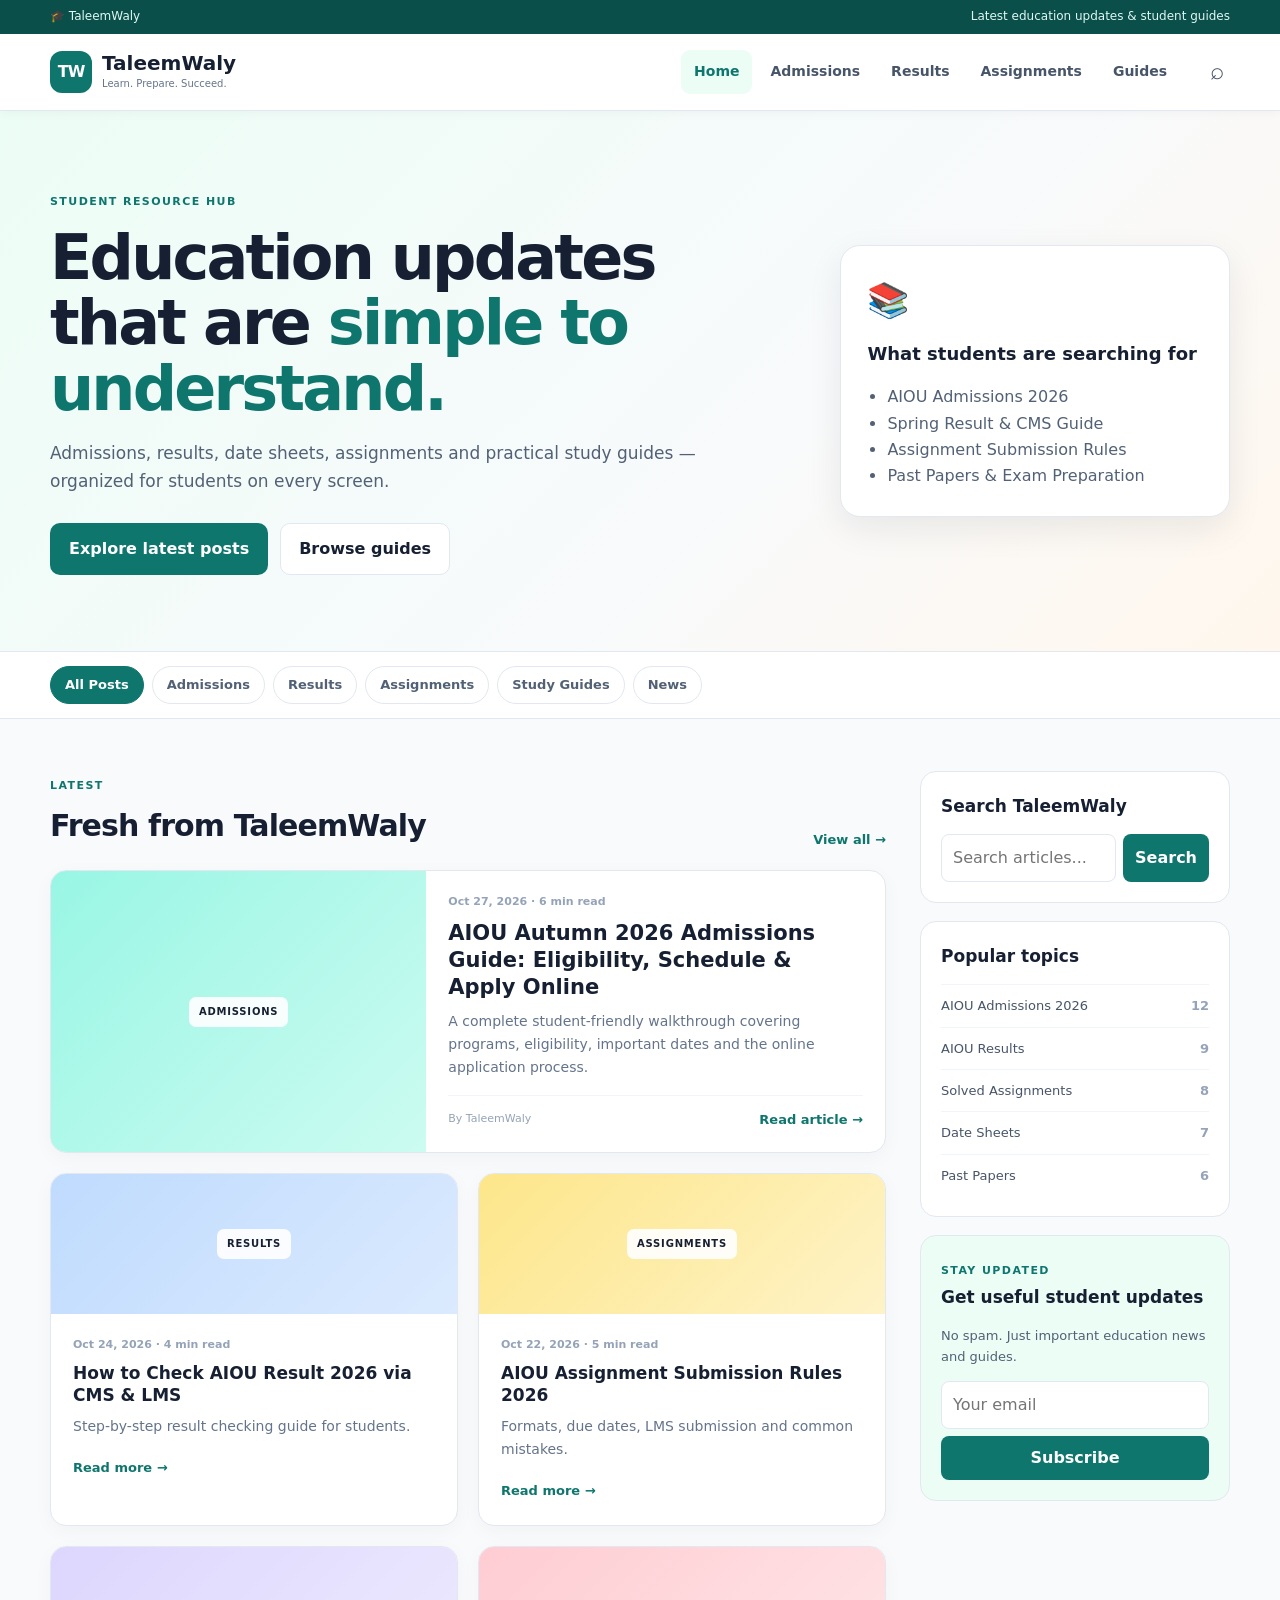
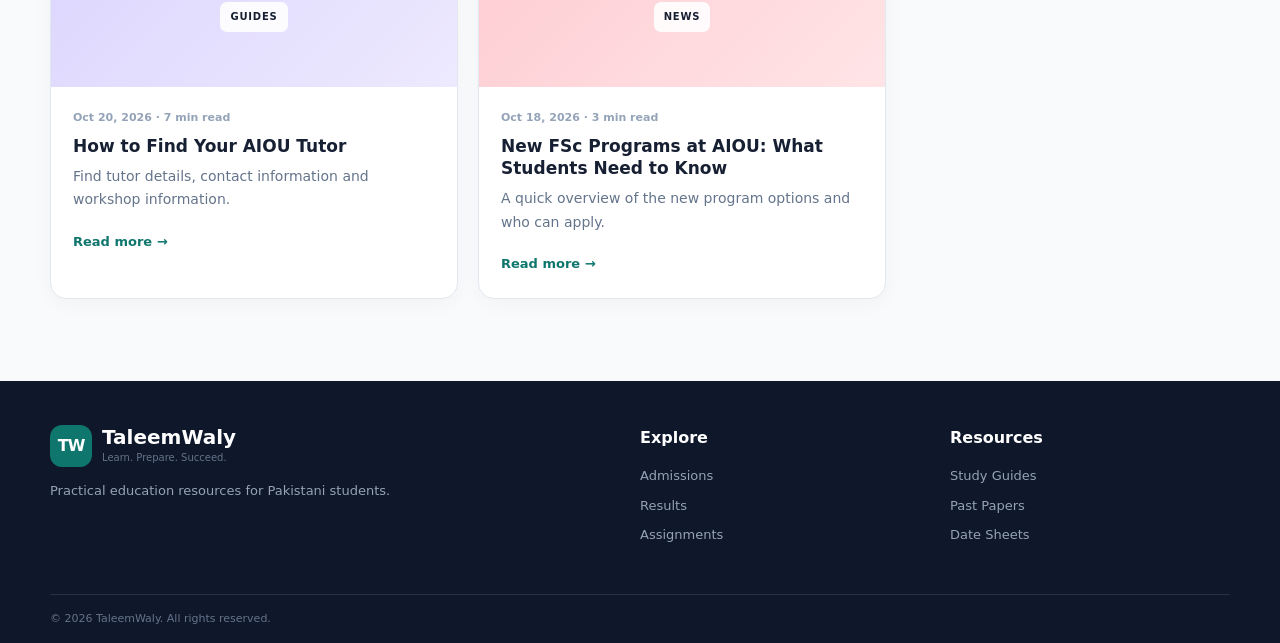
<file: blogger-ui/index.html>
<!doctype html>
<html lang="en">
<head>
  <meta charset="utf-8">
  <meta name="viewport" content="width=device-width, initial-scale=1">
  <meta name="theme-color" content="#0f766e">
  <meta name="description" content="TaleemWaly responsive Blogger-style education blog UI">
  <title>TaleemWaly — Education & Student Guides</title>
  <link rel="stylesheet" href="styles.css">
</head>
<body>
  <header class="site-header">
    <div class="topbar"><div class="container topbar-inner"><span>🎓 TaleemWaly</span><span>Latest education updates & student guides</span></div></div>
    <div class="container header-main">
      <a class="brand" href="#"><span class="brand-mark">TW</span><span><strong>TaleemWaly</strong><small>Learn. Prepare. Succeed.</small></span></a>
      <button class="menu-toggle" aria-label="Open menu" aria-expanded="false">☰</button>
      <nav class="desktop-nav" aria-label="Main navigation"><a class="active" href="#home">Home</a><a href="#admissions">Admissions</a><a href="#results">Results</a><a href="#assignments">Assignments</a><a href="#guides">Guides</a></nav>
      <button class="search-toggle" aria-label="Search">⌕</button>
    </div>
    <nav class="mobile-nav" aria-label="Mobile navigation"><a href="#home">Home</a><a href="#admissions">Admissions</a><a href="#results">Results</a><a href="#assignments">Assignments</a><a href="#guides">Guides</a></nav>
  </header>

  <main id="home">
    <section class="hero"><div class="container hero-grid"><div><span class="eyebrow">STUDENT RESOURCE HUB</span><h1>Education updates that are <span>simple to understand.</span></h1><p>Admissions, results, date sheets, assignments and practical study guides — organized for students on every screen.</p><div class="hero-actions"><a class="btn primary" href="#latest">Explore latest posts</a><a class="btn ghost" href="#guides">Browse guides</a></div></div><div class="hero-card"><div class="hero-card-icon">📚</div><strong>What students are searching for</strong><ul><li>AIOU Admissions 2026</li><li>Spring Result & CMS Guide</li><li>Assignment Submission Rules</li><li>Past Papers & Exam Preparation</li></ul></div></div></section>

    <section class="category-strip" aria-label="Categories"><div class="container chips"><a class="chip active" href="#latest">All Posts</a><a class="chip" href="#admissions">Admissions</a><a class="chip" href="#results">Results</a><a class="chip" href="#assignments">Assignments</a><a class="chip" href="#guides">Study Guides</a><a class="chip" href="#news">News</a></div></section>

    <section class="container content-layout" id="latest">
      <div class="posts"><div class="section-heading"><div><span class="eyebrow">LATEST</span><h2>Fresh from TaleemWaly</h2></div><a href="#">View all →</a></div>
        <article class="post-card featured"><div class="post-image admissions"><span>ADMISSIONS</span></div><div class="post-body"><div class="meta">Oct 27, 2026 · 6 min read</div><h3><a href="#">AIOU Autumn 2026 Admissions Guide: Eligibility, Schedule & Apply Online</a></h3><p>A complete student-friendly walkthrough covering programs, eligibility, important dates and the online application process.</p><div class="post-footer"><span>By TaleemWaly</span><a href="#">Read article →</a></div></div></article>
        <div class="post-grid">
          <article class="post-card"><div class="post-image results"><span>RESULTS</span></div><div class="post-body"><div class="meta">Oct 24, 2026 · 4 min read</div><h3><a href="#">How to Check AIOU Result 2026 via CMS & LMS</a></h3><p>Step-by-step result checking guide for students.</p><a class="read-more" href="#">Read more →</a></div></article>
          <article class="post-card"><div class="post-image assignments"><span>ASSIGNMENTS</span></div><div class="post-body"><div class="meta">Oct 22, 2026 · 5 min read</div><h3><a href="#">AIOU Assignment Submission Rules 2026</a></h3><p>Formats, due dates, LMS submission and common mistakes.</p><a class="read-more" href="#">Read more →</a></div></article>
          <article class="post-card"><div class="post-image guides"><span>GUIDES</span></div><div class="post-body"><div class="meta">Oct 20, 2026 · 7 min read</div><h3><a href="#">How to Find Your AIOU Tutor</a></h3><p>Find tutor details, contact information and workshop information.</p><a class="read-more" href="#">Read more →</a></div></article>
          <article class="post-card"><div class="post-image news"><span>NEWS</span></div><div class="post-body"><div class="meta">Oct 18, 2026 · 3 min read</div><h3><a href="#">New FSc Programs at AIOU: What Students Need to Know</a></h3><p>A quick overview of the new program options and who can apply.</p><a class="read-more" href="#">Read more →</a></div></article>
        </div>
      </div>
      <aside class="sidebar"><div class="widget search-widget"><h3>Search TaleemWaly</h3><form id="searchForm"><input id="searchInput" type="search" placeholder="Search articles..." aria-label="Search articles"><button type="submit">Search</button></form></div><div class="widget"><h3>Popular topics</h3><a href="#">AIOU Admissions 2026 <b>12</b></a><a href="#">AIOU Results <b>9</b></a><a href="#">Solved Assignments <b>8</b></a><a href="#">Date Sheets <b>7</b></a><a href="#">Past Papers <b>6</b></a></div><div class="widget newsletter"><span class="eyebrow">STAY UPDATED</span><h3>Get useful student updates</h3><p>No spam. Just important education news and guides.</p><form><input type="email" placeholder="Your email" aria-label="Email"><button type="submit">Subscribe</button></form></div></aside>
    </section>
  </main>

  <footer><div class="container footer-grid"><div><a class="brand footer-brand" href="#"><span class="brand-mark">TW</span><span><strong>TaleemWaly</strong><small>Learn. Prepare. Succeed.</small></span></a><p>Practical education resources for Pakistani students.</p></div><div><h4>Explore</h4><a href="#admissions">Admissions</a><a href="#results">Results</a><a href="#assignments">Assignments</a></div><div><h4>Resources</h4><a href="#guides">Study Guides</a><a href="#">Past Papers</a><a href="#">Date Sheets</a></div></div><div class="container copyright">© 2026 TaleemWaly. All rights reserved.</div></footer>
  <script src="app.js"></script>
</body>
</html>
</file>
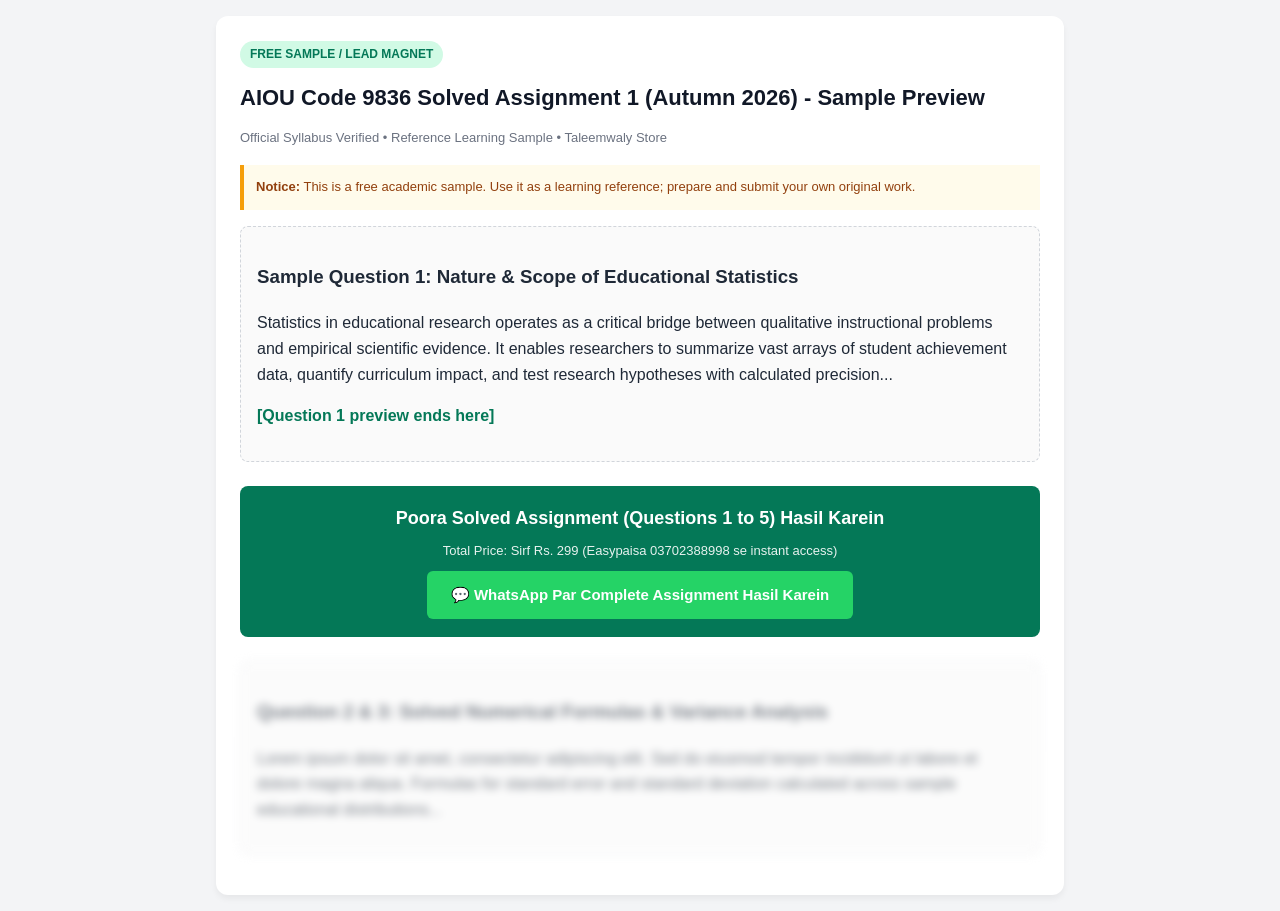
<file: products/previews/AIOU_9836_Preview.html>
<!DOCTYPE html>
<html lang="ur-PK" dir="ltr">
<head>
  <meta charset="UTF-8">
  <meta name="viewport" content="width=device-width, initial-scale=1.0">
  <title>FREE PREVIEW: AIOU 9836 Assignment No. 1 (Autumn 2026) - Taleemwaly</title>
  <style>
    body { font-family: -apple-system, BlinkMacSystemFont, "Segoe UI", Roboto, sans-serif; line-height: 1.6; color: #1f2937; margin: 0; padding: 16px; background: #f3f4f6; }
    .container { max-width: 800px; margin: 0 auto; background: #ffffff; padding: 24px; border-radius: 12px; box-shadow: 0 4px 6px rgba(0,0,0,0.05); }
    .badge { display: inline-block; background: #d1fae5; color: #047857; font-weight: 700; font-size: 12px; padding: 4px 10px; border-radius: 9999px; }
    h1 { font-size: 22px; color: #111827; margin: 12px 0; }
    .cta-banner { background: #047857; color: white; padding: 18px; border-radius: 8px; text-align: center; margin: 24px 0; }
    .cta-btn { display: inline-block; background: #25D366; color: white; text-decoration: none; font-weight: 700; padding: 12px 24px; border-radius: 6px; margin-top: 10px; font-size: 15px; }
    .preview-box { border: 1px dashed #d1d5db; padding: 16px; border-radius: 8px; background: #fafafa; margin: 16px 0; }
    .blurred { filter: blur(4px); user-select: none; opacity: 0.6; }
  </style>
</head>
<body>
  <div class="container">
    <span class="badge">FREE SAMPLE / LEAD MAGNET</span>
    <h1>AIOU Code 9836 Solved Assignment 1 (Autumn 2026) - Sample Preview</h1>
    <p style="color:#6b7280; font-size:13px;">Official Syllabus Verified &bull; Reference Learning Sample &bull; Taleemwaly Store</p>

    <div style="background:#fffbeb; border-left:4px solid #f59e0b; padding:12px; font-size:13px; color:#92400e; margin:16px 0;">
      <strong>Notice:</strong> This is a free academic sample. Use it as a learning reference; prepare and submit your own original work.
    </div>

    <div class="preview-box">
      <h3>Sample Question 1: Nature &amp; Scope of Educational Statistics</h3>
      <p>Statistics in educational research operates as a critical bridge between qualitative instructional problems and empirical scientific evidence. It enables researchers to summarize vast arrays of student achievement data, quantify curriculum impact, and test research hypotheses with calculated precision...</p>
      <p style="color:#047857; font-weight:600;">[Question 1 preview ends here]</p>
    </div>

    <div class="cta-banner">
      <h2 style="margin:0 0 8px; font-size:18px;">Poora Solved Assignment (Questions 1 to 5) Hasil Karein</h2>
      <p style="margin:0; font-size:13px; opacity:0.9;">Total Price: Sirf Rs. 299 (Easypaisa 03702388998 se instant access)</p>
      <a href="https://wa.me/923702388998?text=Salam%20Taleemwaly!%20Maine%20AIOU%209836%20ka%20sample%20dekha%20hai.%20Mujhe%20complete%20assignment%20chahiye%20(Rs.299)." class="cta-btn" target="_blank">
        💬 WhatsApp Par Complete Assignment Hasil Karein
      </a>
    </div>

    <div class="preview-box blurred">
      <h3>Question 2 &amp; 3: Solved Numerical Formulas &amp; Variance Analysis</h3>
      <p>Lorem ipsum dolor sit amet, consectetur adipiscing elit. Sed do eiusmod tempor incididunt ut labore et dolore magna aliqua. Formulas for standard error and standard deviation calculated across sample educational distributions...</p>
    </div>
  </div>
</body>
</html>
</file>
<file: blogger-ui/styles.css>
:root{--primary:#0f766e;--primary-dark:#115e59;--accent:#f59e0b;--ink:#172033;--muted:#64748b;--bg:#f8fafc;--card:#fff;--border:#e2e8f0;--shadow:0 12px 35px rgba(15,23,42,.08);--radius:16px}*{box-sizing:border-box}html{scroll-behavior:smooth}body{margin:0;font-family:Inter,ui-sans-serif,system-ui,-apple-system,BlinkMacSystemFont,"Segoe UI",sans-serif;color:var(--ink);background:var(--bg);line-height:1.65}a{color:inherit;text-decoration:none}button,input{font:inherit}.container{width:min(1180px,calc(100% - 32px));margin:auto}.topbar{background:#0b4f4a;color:#dff8f5;font-size:12px}.topbar-inner{min-height:34px;display:flex;align-items:center;justify-content:space-between}.header-main{min-height:76px;display:flex;align-items:center;gap:24px}.site-header{background:#fff;border-bottom:1px solid var(--border);position:sticky;top:0;z-index:20;box-shadow:0 2px 10px rgba(15,23,42,.04)}.brand{display:flex;align-items:center;gap:10px;margin-right:auto}.brand-mark{width:42px;height:42px;border-radius:12px;background:var(--primary);color:#fff;display:grid;place-items:center;font-weight:900;letter-spacing:-1px}.brand strong{display:block;font-size:20px;line-height:1.1}.brand small{display:block;color:var(--muted);font-size:10px;margin-top:2px}.desktop-nav{display:flex;align-items:center;gap:5px}.desktop-nav a{padding:10px 13px;border-radius:9px;font-size:14px;font-weight:700;color:#475569}.desktop-nav a:hover,.desktop-nav .active{background:#ecfdf5;color:var(--primary)}.search-toggle,.menu-toggle{border:0;background:transparent;cursor:pointer;font-size:24px;color:#475569}.menu-toggle,.mobile-nav{display:none}.hero{background:linear-gradient(135deg,#ecfdf5 0%,#f8fafc 58%,#fff7ed 100%);border-bottom:1px solid var(--border)}.hero-grid{display:grid;grid-template-columns:1.5fr .8fr;gap:60px;padding:76px 0}.eyebrow{font-size:11px;letter-spacing:.13em;font-weight:900;color:var(--primary)}h1{font-size:clamp(38px,5vw,62px);line-height:1.05;letter-spacing:-.045em;margin:12px 0 18px;max-width:720px}h1 span{color:var(--primary)}.hero p{max-width:650px;color:#526175;font-size:17px}.hero-actions{display:flex;gap:12px;margin-top:28px}.btn{padding:12px 18px;border-radius:10px;font-weight:800;border:1px solid transparent}.btn.primary{background:var(--primary);color:#fff}.btn.primary:hover{background:var(--primary-dark)}.btn.ghost{background:#fff;border-color:var(--border)}.hero-card{align-self:center;background:#fff;border:1px solid var(--border);border-radius:20px;padding:26px;box-shadow:var(--shadow)}.hero-card-icon{font-size:34px;margin-bottom:10px}.hero-card strong{font-size:18px}.hero-card ul{margin:16px 0 0;padding-left:20px;color:#526175}.category-strip{background:#fff;border-bottom:1px solid var(--border)}.chips{display:flex;gap:8px;overflow:auto;padding:14px 0;scrollbar-width:none}.chips::-webkit-scrollbar{display:none}.chip{white-space:nowrap;border:1px solid var(--border);background:#fff;border-radius:999px;padding:7px 14px;font-size:13px;font-weight:700;color:#526175}.chip.active,.chip:hover{background:var(--primary);border-color:var(--primary);color:#fff}.content-layout{display:grid;grid-template-columns:minmax(0,1fr) 310px;gap:34px;padding:52px 0}.section-heading{display:flex;justify-content:space-between;align-items:end;margin-bottom:20px}.section-heading h2{margin:4px 0 0;font-size:30px;letter-spacing:-.03em}.section-heading>a,.read-more,.post-footer a{color:var(--primary);font-weight:800;font-size:13px}.post-card{background:var(--card);border:1px solid var(--border);border-radius:var(--radius);overflow:hidden;box-shadow:0 5px 20px rgba(15,23,42,.035);transition:transform .2s,box-shadow .2s}.post-card:hover{transform:translateY(-3px);box-shadow:var(--shadow)}.featured{display:grid;grid-template-columns:.9fr 1.1fr;margin-bottom:20px}.post-image{min-height:180px;display:grid;place-items:center;padding:20px}.post-image span{background:rgba(255,255,255,.9);padding:7px 10px;border-radius:7px;font-size:10px;font-weight:900;letter-spacing:.08em}.post-image.admissions{background:linear-gradient(135deg,#99f6e4,#ccfbf1)}.post-image.results{background:linear-gradient(135deg,#bfdbfe,#dbeafe)}.post-image.assignments{background:linear-gradient(135deg,#fde68a,#fef3c7)}.post-image.guides{background:linear-gradient(135deg,#ddd6fe,#ede9fe)}.post-image.news{background:linear-gradient(135deg,#fecdd3,#ffe4e6)}.post-body{padding:22px}.meta{font-size:11px;color:#94a3b8;font-weight:700}.post-body h3{font-size:21px;line-height:1.3;margin:8px 0}.post-body p{color:var(--muted);font-size:14px;margin:8px 0 16px}.post-footer{display:flex;justify-content:space-between;align-items:center;border-top:1px solid #f1f5f9;padding-top:13px;font-size:11px;color:#94a3b8}.post-grid{display:grid;grid-template-columns:1fr 1fr;gap:20px}.post-grid .post-image{min-height:140px}.post-grid h3{font-size:17px}.sidebar{display:flex;flex-direction:column;gap:18px}.widget{background:#fff;border:1px solid var(--border);border-radius:var(--radius);padding:20px}.widget h3{margin:0 0 14px;font-size:17px}.search-widget form,.newsletter form{display:flex;gap:7px}.widget input{min-width:0;width:100%;border:1px solid var(--border);border-radius:8px;padding:10px 11px;outline:none}.widget input:focus{border-color:var(--primary)}.widget button{border:0;background:var(--primary);color:#fff;border-radius:8px;padding:9px 12px;font-weight:800;cursor:pointer}.widget>a{display:flex;justify-content:space-between;padding:10px 0;border-top:1px solid #f1f5f9;color:#475569;font-size:13px}.widget>a b{color:#94a3b8}.newsletter{background:#ecfdf5}.newsletter p{font-size:13px;color:#526175}.newsletter form{flex-direction:column}footer{background:#0f172a;color:#cbd5e1;margin-top:30px}.footer-grid{display:grid;grid-template-columns:2fr 1fr 1fr;gap:30px;padding:44px 0}.footer-brand{color:#fff}.footer-grid p{color:#94a3b8;font-size:13px}.footer-grid h4{color:#fff;margin:0 0 10px}.footer-grid div>a:not(.brand){display:block;font-size:13px;padding:4px 0;color:#94a3b8}.copyright{border-top:1px solid #263244;padding:15px 0;font-size:11px;color:#64748b}@media(max-width:850px){.desktop-nav{display:none}.menu-toggle{display:block}.header-main{min-height:66px}.mobile-nav{display:none;flex-direction:column;background:#fff;border-top:1px solid var(--border);padding:8px 16px}.mobile-nav.open{display:flex}.mobile-nav a{padding:11px 4px;border-bottom:1px solid #f1f5f9;font-weight:700}.hero-grid{grid-template-columns:1fr;gap:25px;padding:50px 0}.hero-card{max-width:650px}.content-layout{grid-template-columns:1fr}.sidebar{display:grid;grid-template-columns:1fr 1fr}.newsletter{grid-column:1/-1}}@media(max-width:620px){.container{width:min(100% - 22px,1180px)}.topbar-inner span:last-child{display:none}.header-main{gap:10px}.brand strong{font-size:18px}.search-toggle{font-size:22px}.hero-grid{padding:38px 0}.hero p{font-size:15px}.hero-actions{flex-direction:column}.btn{text-align:center}.section-heading h2{font-size:24px}.featured{display:block}.post-image{min-height:150px}.post-grid{grid-template-columns:1fr;gap:14px}.sidebar{display:flex}.footer-grid{grid-template-columns:1fr 1fr;padding:34px 0}.footer-grid>div:first-child{grid-column:1/-1}h1{font-size:40px}}
</file>
